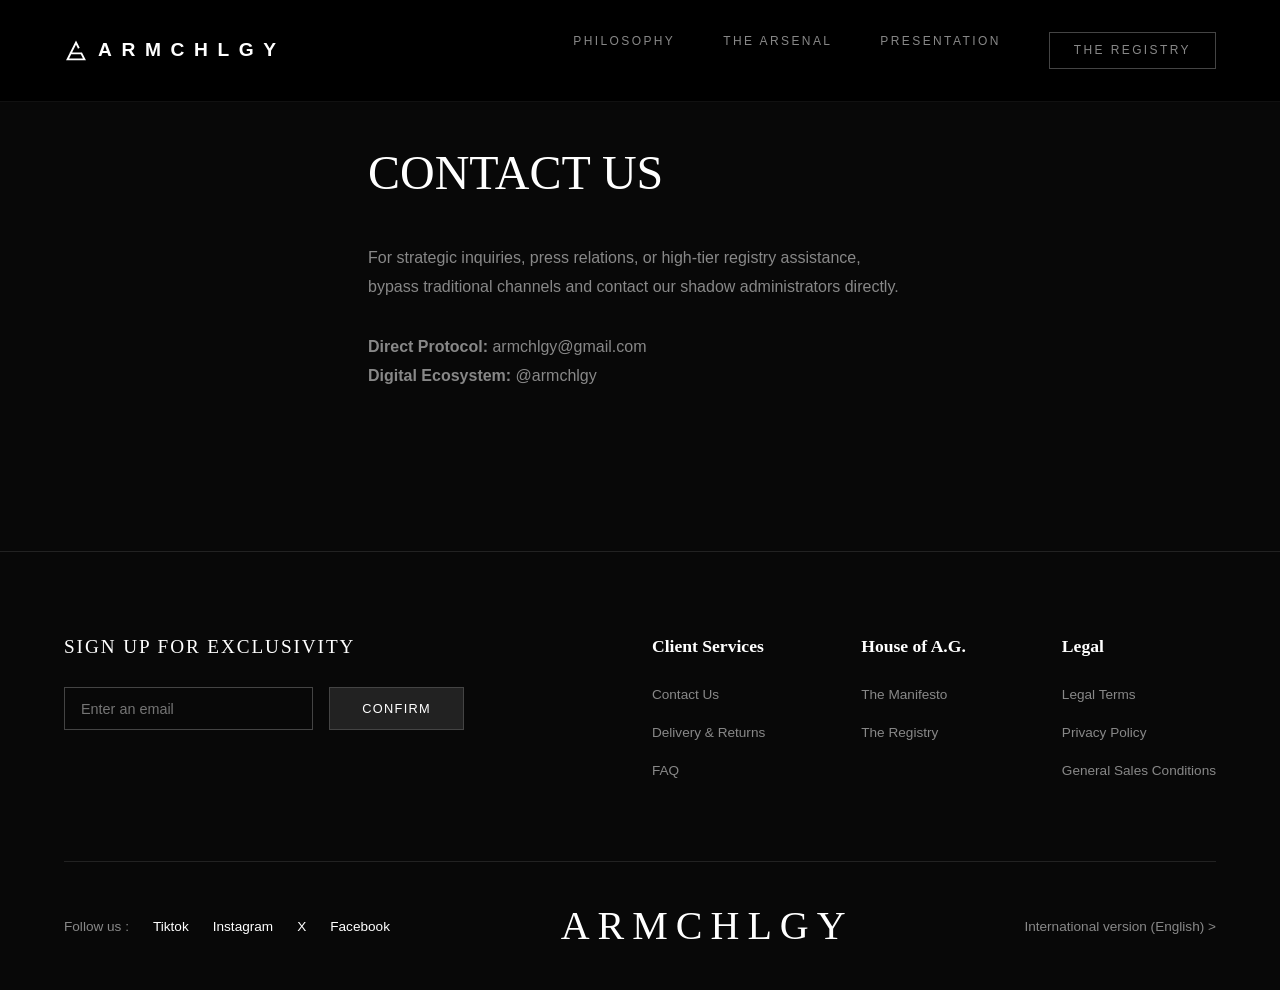
<file: contact.html>
<!DOCTYPE html>
<html lang="en">
<head>
    <meta charset="UTF-8">
    <meta name="viewport" content="width=device-width, initial-scale=1.0">
    <title>Contact Us | ARMCHLGY</title>
    <link rel="icon" type="image/svg+xml" href="favicon.svg">
    <link rel="stylesheet" href="style.css?v=7">
</head>
<body>
    <nav class="navbar">
        <div class="logo"><a href="index.html" style="color: inherit; text-decoration: none; display: flex; align-items: center; gap: 10px;"><img src="favicon.svg" alt="The Delta G" style="height: 24px;"> ARMCHLGY</a></div>
        <div class="nav-links">
            <a href="index.html">Philosophy</a>
            <a href="arsenal.html">The Arsenal</a>
            <a href="presentation.html">Presentation</a>
            <a href="registry.html" style="border: 1px solid #444; padding: 0.5rem 1.5rem;">The Registry</a>
        </div>
    </nav>
    <section class="editorial-section" style="padding-top: 15vh; max-width: 800px; margin: 0 auto; background: none; min-height: 50vh;">
        <h1 style="font-family: var(--font-heading); font-size: 3rem; margin-bottom: 2rem;">CONTACT US</h1>
        <p style="color: var(--text-secondary); line-height: 1.8;">For strategic inquiries, press relations, or high-tier registry assistance, bypass traditional channels and contact our shadow administrators directly.</p>
        <p style="color: var(--text-secondary); line-height: 1.8; margin-top: 2rem;"><strong>Direct Protocol:</strong> armchlgy@gmail.com<br><strong>Digital Ecosystem:</strong> @armchlgy</p>
    </section>
    <footer class="mega-footer">
        <div class="footer-top">
            <div class="footer-newsletter">
                <h4>SIGN UP FOR EXCLUSIVITY</h4>
                <form action="#mailchimp-integration-pending" method="POST" class="newsletter-form">
                    <input type="email" placeholder="Enter an email">
                    <button type="submit">Confirm</button>
                </form>
            </div>
            <div class="footer-links-grid">
                <div class="footer-col">
                    <h5>Client Services</h5>
                    <a href="contact.html">Contact Us</a>
                    <a href="delivery.html">Delivery & Returns</a>
                    <a href="faq.html">FAQ</a>
                </div>
                <div class="footer-col">
                    <h5>House of A.G.</h5>
                    <a href="index.html">The Manifesto</a>
                    <a href="registry.html">The Registry</a>
                </div>
                <div class="footer-col">
                    <h5>Legal</h5>
                    <a href="legal.html">Legal Terms</a>
                    <a href="privacy.html">Privacy Policy</a>
                    <a href="sales.html">General Sales Conditions</a>
                </div>
            </div>
        </div>
        <div class="footer-bottom">
            <div class="social-links">
                <span>Follow us :</span>
                <a href="https://tiktok.com/@armchlgy" target="_blank">Tiktok</a>
                <a href="https://instagram.com/armchlgy" target="_blank">Instagram</a>
                <a href="https://x.com/armchlgy" target="_blank">X</a>
                <a href="https://facebook.com/armchlgy" target="_blank">Facebook</a>
            </div>
            <div class="footer-logo">ARMCHLGY</div>
            <div class="footer-region"><span>International version (English) &gt;</span></div>
        </div>
    </footer>
</body>
</html>
</file>
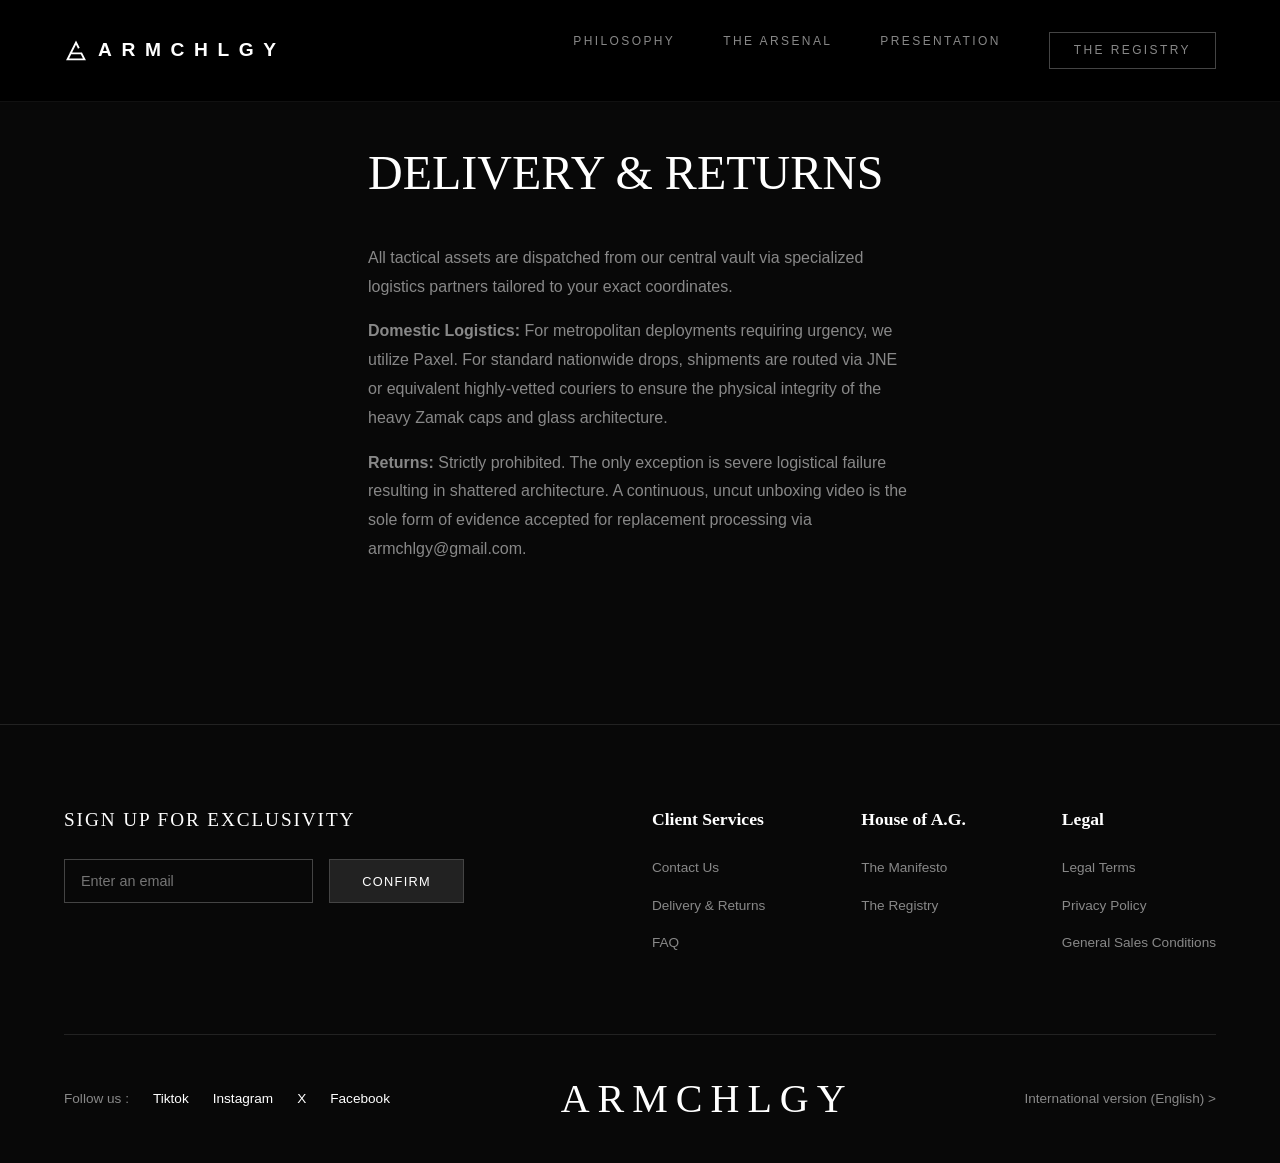
<file: delivery.html>
<!DOCTYPE html>
<html lang="en">
<head>
    <meta charset="UTF-8">
    <meta name="viewport" content="width=device-width, initial-scale=1.0">
    <title>Delivery & Returns | ARMCHLGY</title>
    <link rel="icon" type="image/svg+xml" href="favicon.svg">
    <link rel="stylesheet" href="style.css?v=7">
</head>
<body>
    <nav class="navbar">
        <div class="logo"><a href="index.html" style="color: inherit; text-decoration: none; display: flex; align-items: center; gap: 10px;"><img src="favicon.svg" alt="The Delta G" style="height: 24px;"> ARMCHLGY</a></div>
        <div class="nav-links">
            <a href="index.html">Philosophy</a>
            <a href="arsenal.html">The Arsenal</a>
            <a href="presentation.html">Presentation</a>
            <a href="registry.html" style="border: 1px solid #444; padding: 0.5rem 1.5rem;">The Registry</a>
        </div>
    </nav>
    <section class="editorial-section" style="padding-top: 15vh; max-width: 800px; margin: 0 auto; background: none; min-height: 50vh;">
        <h1 style="font-family: var(--font-heading); font-size: 3rem; margin-bottom: 2rem;">DELIVERY & RETURNS</h1>
        <p style="color: var(--text-secondary); line-height: 1.8;">All tactical assets are dispatched from our central vault via specialized logistics partners tailored to your exact coordinates.</p>
        <p style="color: var(--text-secondary); line-height: 1.8; margin-top: 1rem;"><strong>Domestic Logistics:</strong> For metropolitan deployments requiring urgency, we utilize Paxel. For standard nationwide drops, shipments are routed via JNE or equivalent highly-vetted couriers to ensure the physical integrity of the heavy Zamak caps and glass architecture.</p>
        <p style="color: var(--text-secondary); line-height: 1.8; margin-top: 1rem;"><strong>Returns:</strong> Strictly prohibited. The only exception is severe logistical failure resulting in shattered architecture. A continuous, uncut unboxing video is the sole form of evidence accepted for replacement processing via armchlgy@gmail.com.</p>
    </section>
    <footer class="mega-footer">
        <div class="footer-top">
            <div class="footer-newsletter">
                <h4>SIGN UP FOR EXCLUSIVITY</h4>
                <form action="#mailchimp-integration-pending" method="POST" class="newsletter-form">
                    <input type="email" placeholder="Enter an email">
                    <button type="submit">Confirm</button>
                </form>
            </div>
            <div class="footer-links-grid">
                <div class="footer-col">
                    <h5>Client Services</h5>
                    <a href="contact.html">Contact Us</a>
                    <a href="delivery.html">Delivery & Returns</a>
                    <a href="faq.html">FAQ</a>
                </div>
                <div class="footer-col">
                    <h5>House of A.G.</h5>
                    <a href="index.html">The Manifesto</a>
                    <a href="registry.html">The Registry</a>
                </div>
                <div class="footer-col">
                    <h5>Legal</h5>
                    <a href="legal.html">Legal Terms</a>
                    <a href="privacy.html">Privacy Policy</a>
                    <a href="sales.html">General Sales Conditions</a>
                </div>
            </div>
        </div>
        <div class="footer-bottom">
            <div class="social-links">
                <span>Follow us :</span>
                <a href="https://tiktok.com/@armchlgy" target="_blank">Tiktok</a>
                <a href="https://instagram.com/armchlgy" target="_blank">Instagram</a>
                <a href="https://x.com/armchlgy" target="_blank">X</a>
                <a href="https://facebook.com/armchlgy" target="_blank">Facebook</a>
            </div>
            <div class="footer-logo">ARMCHLGY</div>
            <div class="footer-region"><span>International version (English) &gt;</span></div>
        </div>
    </footer>
</body>
</html>
</file>
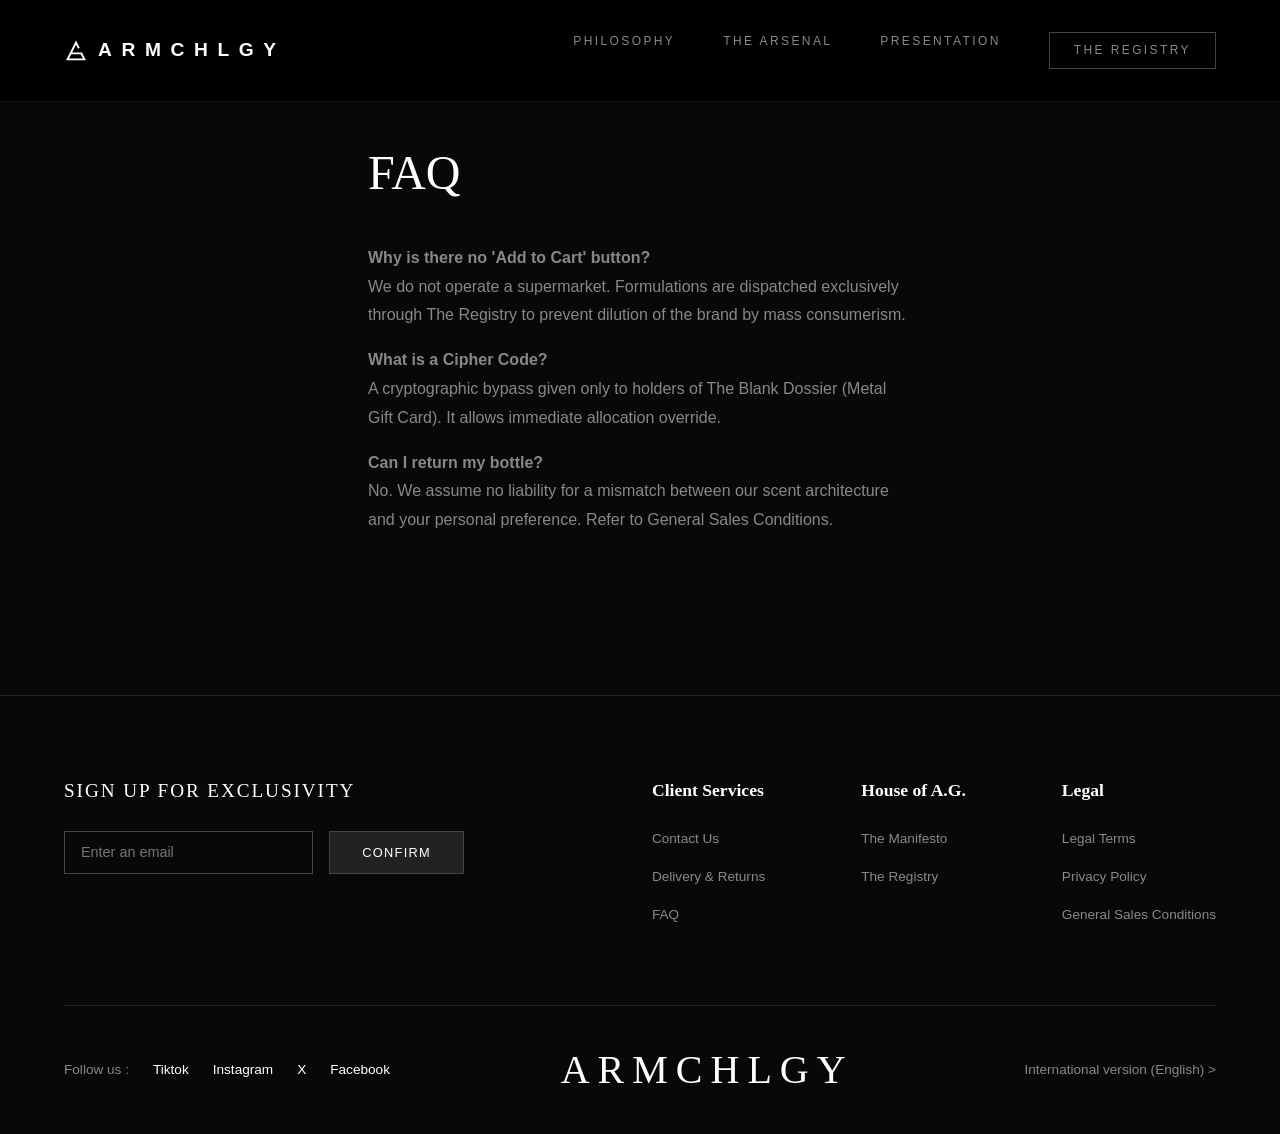
<file: faq.html>
<!DOCTYPE html>
<html lang="en">
<head>
    <meta charset="UTF-8">
    <meta name="viewport" content="width=device-width, initial-scale=1.0">
    <title>FAQ | ARMCHLGY</title>
    <link rel="icon" type="image/svg+xml" href="favicon.svg">
    <link rel="stylesheet" href="style.css?v=7">
</head>
<body>
    <nav class="navbar">
        <div class="logo"><a href="index.html" style="color: inherit; text-decoration: none; display: flex; align-items: center; gap: 10px;"><img src="favicon.svg" alt="The Delta G" style="height: 24px;"> ARMCHLGY</a></div>
        <div class="nav-links">
            <a href="index.html">Philosophy</a>
            <a href="arsenal.html">The Arsenal</a>
            <a href="presentation.html">Presentation</a>
            <a href="registry.html" style="border: 1px solid #444; padding: 0.5rem 1.5rem;">The Registry</a>
        </div>
    </nav>
    <section class="editorial-section" style="padding-top: 15vh; max-width: 800px; margin: 0 auto; background: none; min-height: 50vh;">
        <h1 style="font-family: var(--font-heading); font-size: 3rem; margin-bottom: 2rem;">FAQ</h1>
        <p style="color: var(--text-secondary); line-height: 1.8;"><strong>Why is there no 'Add to Cart' button?</strong><br>We do not operate a supermarket. Formulations are dispatched exclusively through The Registry to prevent dilution of the brand by mass consumerism.</p>
        <p style="color: var(--text-secondary); line-height: 1.8; margin-top: 1rem;"><strong>What is a Cipher Code?</strong><br>A cryptographic bypass given only to holders of The Blank Dossier (Metal Gift Card). It allows immediate allocation override.</p>
        <p style="color: var(--text-secondary); line-height: 1.8; margin-top: 1rem;"><strong>Can I return my bottle?</strong><br>No. We assume no liability for a mismatch between our scent architecture and your personal preference. Refer to General Sales Conditions.</p>
    </section>
    <footer class="mega-footer">
        <div class="footer-top">
            <div class="footer-newsletter">
                <h4>SIGN UP FOR EXCLUSIVITY</h4>
                <form action="#mailchimp-integration-pending" method="POST" class="newsletter-form">
                    <input type="email" placeholder="Enter an email">
                    <button type="submit">Confirm</button>
                </form>
            </div>
            <div class="footer-links-grid">
                <div class="footer-col">
                    <h5>Client Services</h5>
                    <a href="contact.html">Contact Us</a>
                    <a href="delivery.html">Delivery & Returns</a>
                    <a href="faq.html">FAQ</a>
                </div>
                <div class="footer-col">
                    <h5>House of A.G.</h5>
                    <a href="index.html">The Manifesto</a>
                    <a href="registry.html">The Registry</a>
                </div>
                <div class="footer-col">
                    <h5>Legal</h5>
                    <a href="legal.html">Legal Terms</a>
                    <a href="privacy.html">Privacy Policy</a>
                    <a href="sales.html">General Sales Conditions</a>
                </div>
            </div>
        </div>
        <div class="footer-bottom">
            <div class="social-links">
                <span>Follow us :</span>
                <a href="https://tiktok.com/@armchlgy" target="_blank">Tiktok</a>
                <a href="https://instagram.com/armchlgy" target="_blank">Instagram</a>
                <a href="https://x.com/armchlgy" target="_blank">X</a>
                <a href="https://facebook.com/armchlgy" target="_blank">Facebook</a>
            </div>
            <div class="footer-logo">ARMCHLGY</div>
            <div class="footer-region"><span>International version (English) &gt;</span></div>
        </div>
    </footer>
</body>
</html>
</file>
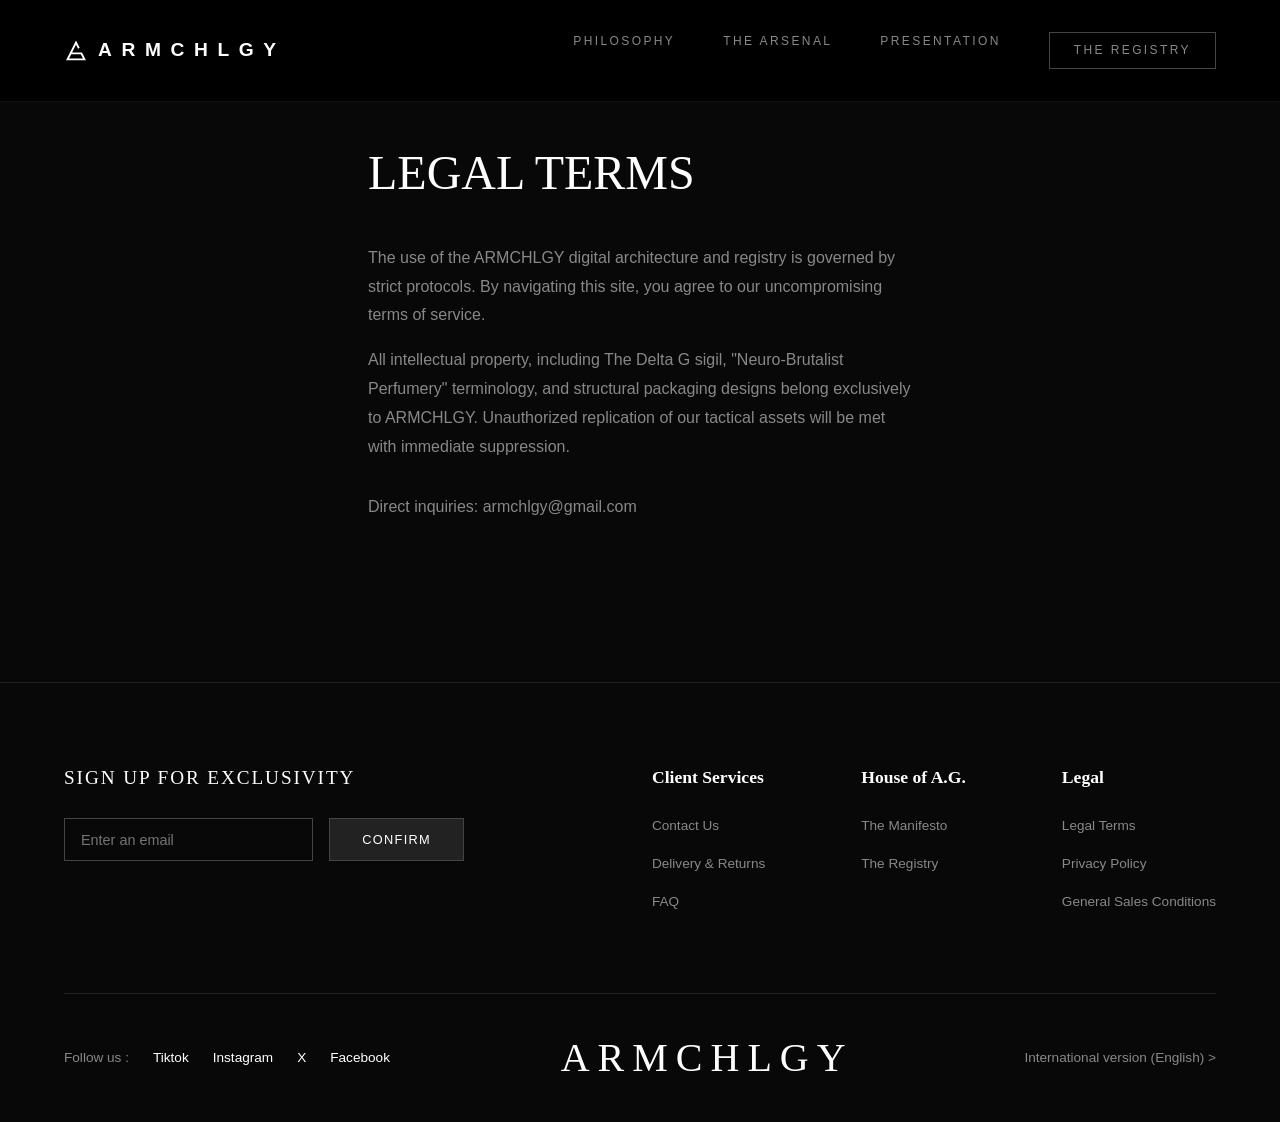
<file: legal.html>
<!DOCTYPE html>
<html lang="en">
<head>
    <meta charset="UTF-8">
    <meta name="viewport" content="width=device-width, initial-scale=1.0">
    <title>Legal Terms | ARMCHLGY</title>
    <link rel="icon" type="image/svg+xml" href="favicon.svg">
    <link rel="stylesheet" href="style.css?v=7">
</head>
<body>
    <nav class="navbar">
        <div class="logo"><a href="index.html" style="color: inherit; text-decoration: none; display: flex; align-items: center; gap: 10px;"><img src="favicon.svg" alt="The Delta G" style="height: 24px;"> ARMCHLGY</a></div>
        <div class="nav-links">
            <a href="index.html">Philosophy</a>
            <a href="arsenal.html">The Arsenal</a>
            <a href="presentation.html">Presentation</a>
            <a href="registry.html" style="border: 1px solid #444; padding: 0.5rem 1.5rem;">The Registry</a>
        </div>
    </nav>
    <section class="editorial-section" style="padding-top: 15vh; max-width: 800px; margin: 0 auto; background: none; min-height: 50vh;">
        <h1 style="font-family: var(--font-heading); font-size: 3rem; margin-bottom: 2rem;">LEGAL TERMS</h1>
        <p style="color: var(--text-secondary); line-height: 1.8;">The use of the ARMCHLGY digital architecture and registry is governed by strict protocols. By navigating this site, you agree to our uncompromising terms of service.</p>
        <p style="color: var(--text-secondary); line-height: 1.8; margin-top: 1rem;">All intellectual property, including The Delta G sigil, "Neuro-Brutalist Perfumery" terminology, and structural packaging designs belong exclusively to ARMCHLGY. Unauthorized replication of our tactical assets will be met with immediate suppression.</p>
        <p style="color: var(--text-secondary); line-height: 1.8; margin-top: 2rem;">Direct inquiries: armchlgy@gmail.com</p>
    </section>
    <footer class="mega-footer">
        <div class="footer-top">
            <div class="footer-newsletter">
                <h4>SIGN UP FOR EXCLUSIVITY</h4>
                <form action="#mailchimp-integration-pending" method="POST" class="newsletter-form">
                    <input type="email" placeholder="Enter an email">
                    <button type="submit">Confirm</button>
                </form>
            </div>
            <div class="footer-links-grid">
                <div class="footer-col">
                    <h5>Client Services</h5>
                    <a href="contact.html">Contact Us</a>
                    <a href="delivery.html">Delivery & Returns</a>
                    <a href="faq.html">FAQ</a>
                </div>
                <div class="footer-col">
                    <h5>House of A.G.</h5>
                    <a href="index.html">The Manifesto</a>
                    <a href="registry.html">The Registry</a>
                </div>
                <div class="footer-col">
                    <h5>Legal</h5>
                    <a href="legal.html">Legal Terms</a>
                    <a href="privacy.html">Privacy Policy</a>
                    <a href="sales.html">General Sales Conditions</a>
                </div>
            </div>
        </div>
        <div class="footer-bottom">
            <div class="social-links">
                <span>Follow us :</span>
                <a href="https://tiktok.com/@armchlgy" target="_blank">Tiktok</a>
                <a href="https://instagram.com/armchlgy" target="_blank">Instagram</a>
                <a href="https://x.com/armchlgy" target="_blank">X</a>
                <a href="https://facebook.com/armchlgy" target="_blank">Facebook</a>
            </div>
            <div class="footer-logo">ARMCHLGY</div>
            <div class="footer-region"><span>International version (English) &gt;</span></div>
        </div>
    </footer>
</body>
</html>
</file>
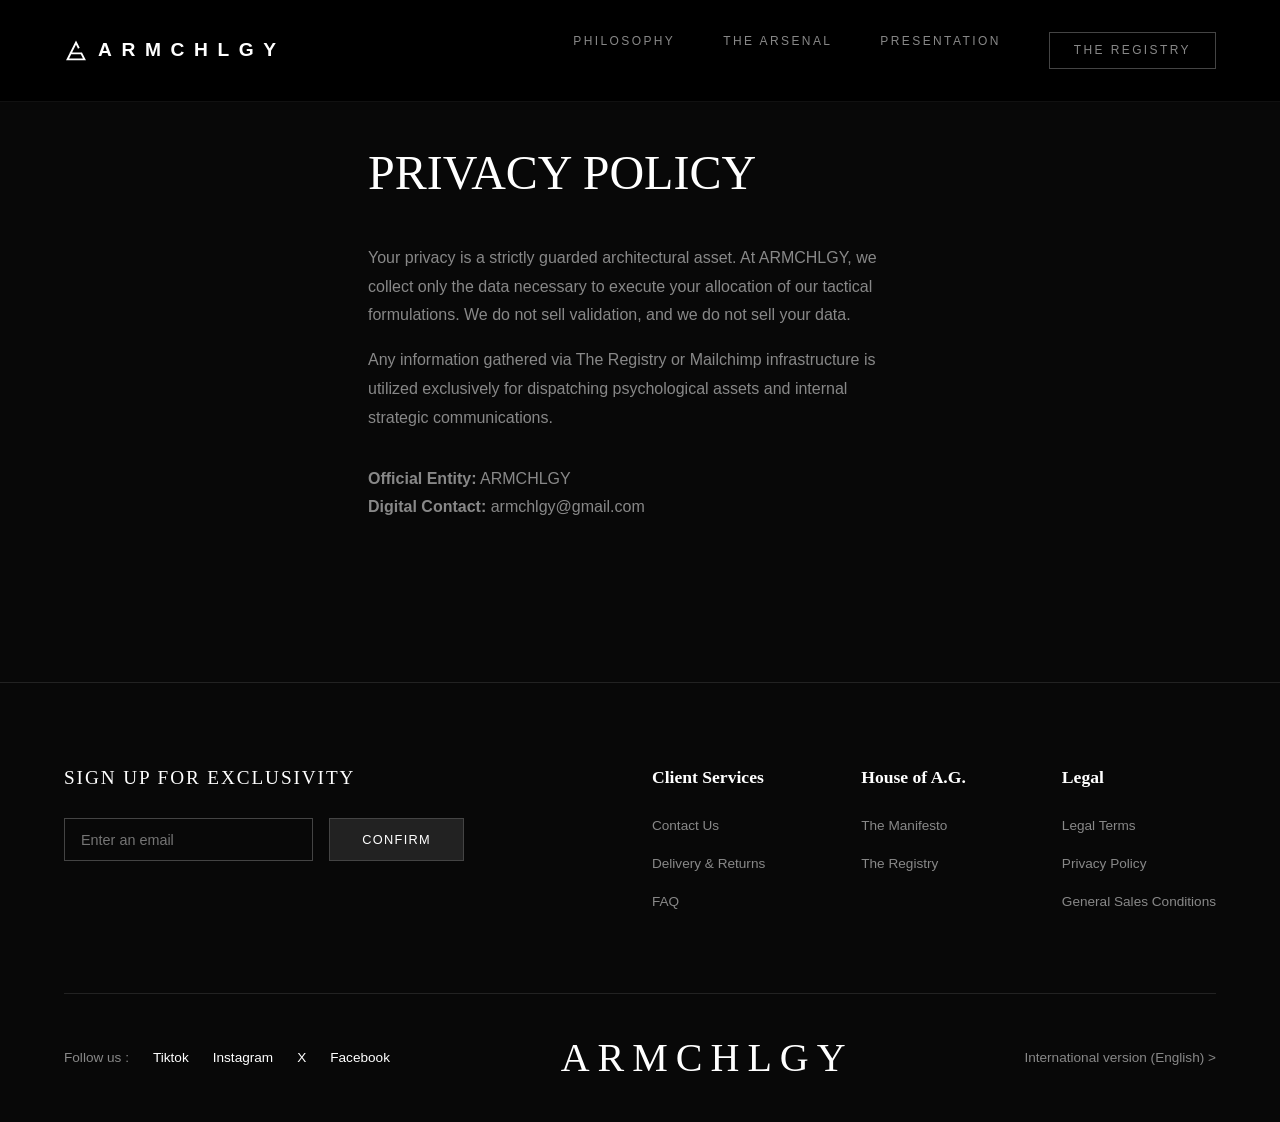
<file: privacy.html>
<!DOCTYPE html>
<html lang="en">
<head>
    <meta charset="UTF-8">
    <meta name="viewport" content="width=device-width, initial-scale=1.0">
    <title>Privacy Policy | ARMCHLGY</title>
    <link rel="icon" type="image/svg+xml" href="favicon.svg">
    <link rel="stylesheet" href="style.css?v=7">
</head>
<body>
    <nav class="navbar">
        <div class="logo"><a href="index.html" style="color: inherit; text-decoration: none; display: flex; align-items: center; gap: 10px;"><img src="favicon.svg" alt="The Delta G" style="height: 24px;"> ARMCHLGY</a></div>
        <div class="nav-links">
            <a href="index.html">Philosophy</a>
            <a href="arsenal.html">The Arsenal</a>
            <a href="presentation.html">Presentation</a>
            <a href="registry.html" style="border: 1px solid #444; padding: 0.5rem 1.5rem;">The Registry</a>
        </div>
    </nav>
    <section class="editorial-section" style="padding-top: 15vh; max-width: 800px; margin: 0 auto; background: none; min-height: 50vh;">
        <h1 style="font-family: var(--font-heading); font-size: 3rem; margin-bottom: 2rem;">PRIVACY POLICY</h1>
        <p style="color: var(--text-secondary); line-height: 1.8;">Your privacy is a strictly guarded architectural asset. At ARMCHLGY, we collect only the data necessary to execute your allocation of our tactical formulations. We do not sell validation, and we do not sell your data.</p>
        <p style="color: var(--text-secondary); line-height: 1.8; margin-top: 1rem;">Any information gathered via The Registry or Mailchimp infrastructure is utilized exclusively for dispatching psychological assets and internal strategic communications.</p>
        <p style="color: var(--text-secondary); line-height: 1.8; margin-top: 2rem;"><strong>Official Entity:</strong> ARMCHLGY<br><strong>Digital Contact:</strong> armchlgy@gmail.com</p>
    </section>
    <footer class="mega-footer">
        <div class="footer-top">
            <div class="footer-newsletter">
                <h4>SIGN UP FOR EXCLUSIVITY</h4>
                <form action="#mailchimp-integration-pending" method="POST" class="newsletter-form">
                    <input type="email" placeholder="Enter an email">
                    <button type="submit">Confirm</button>
                </form>
            </div>
            <div class="footer-links-grid">
                <div class="footer-col">
                    <h5>Client Services</h5>
                    <a href="contact.html">Contact Us</a>
                    <a href="delivery.html">Delivery & Returns</a>
                    <a href="faq.html">FAQ</a>
                </div>
                <div class="footer-col">
                    <h5>House of A.G.</h5>
                    <a href="index.html">The Manifesto</a>
                    <a href="registry.html">The Registry</a>
                </div>
                <div class="footer-col">
                    <h5>Legal</h5>
                    <a href="legal.html">Legal Terms</a>
                    <a href="privacy.html">Privacy Policy</a>
                    <a href="sales.html">General Sales Conditions</a>
                </div>
            </div>
        </div>
        <div class="footer-bottom">
            <div class="social-links">
                <span>Follow us :</span>
                <a href="https://tiktok.com/@armchlgy" target="_blank">Tiktok</a>
                <a href="https://instagram.com/armchlgy" target="_blank">Instagram</a>
                <a href="https://x.com/armchlgy" target="_blank">X</a>
                <a href="https://facebook.com/armchlgy" target="_blank">Facebook</a>
            </div>
            <div class="footer-logo">ARMCHLGY</div>
            <div class="footer-region"><span>International version (English) &gt;</span></div>
        </div>
    </footer>
</body>
</html>
</file>
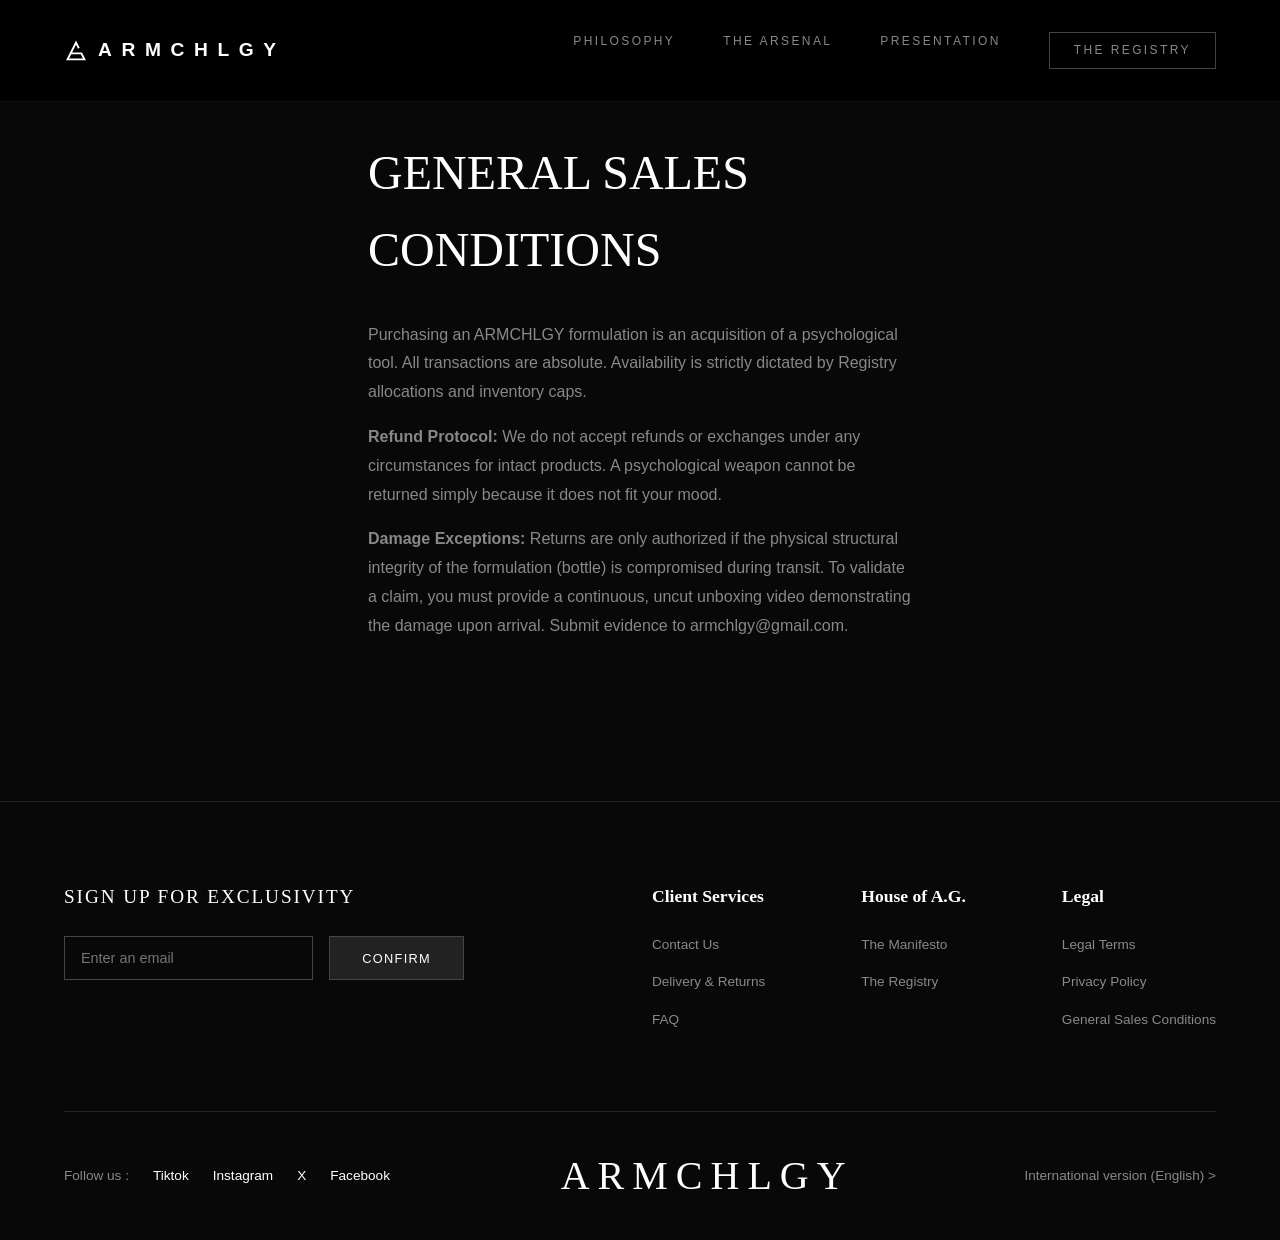
<file: sales.html>
<!DOCTYPE html>
<html lang="en">
<head>
    <meta charset="UTF-8">
    <meta name="viewport" content="width=device-width, initial-scale=1.0">
    <title>General Sales Conditions | ARMCHLGY</title>
    <link rel="icon" type="image/svg+xml" href="favicon.svg">
    <link rel="stylesheet" href="style.css?v=7">
</head>
<body>
    <nav class="navbar">
        <div class="logo"><a href="index.html" style="color: inherit; text-decoration: none; display: flex; align-items: center; gap: 10px;"><img src="favicon.svg" alt="The Delta G" style="height: 24px;"> ARMCHLGY</a></div>
        <div class="nav-links">
            <a href="index.html">Philosophy</a>
            <a href="arsenal.html">The Arsenal</a>
            <a href="presentation.html">Presentation</a>
            <a href="registry.html" style="border: 1px solid #444; padding: 0.5rem 1.5rem;">The Registry</a>
        </div>
    </nav>
    <section class="editorial-section" style="padding-top: 15vh; max-width: 800px; margin: 0 auto; background: none; min-height: 50vh;">
        <h1 style="font-family: var(--font-heading); font-size: 3rem; margin-bottom: 2rem;">GENERAL SALES CONDITIONS</h1>
        <p style="color: var(--text-secondary); line-height: 1.8;">Purchasing an ARMCHLGY formulation is an acquisition of a psychological tool. All transactions are absolute. Availability is strictly dictated by Registry allocations and inventory caps.</p>
        <p style="color: var(--text-secondary); line-height: 1.8; margin-top: 1rem;"><strong>Refund Protocol:</strong> We do not accept refunds or exchanges under any circumstances for intact products. A psychological weapon cannot be returned simply because it does not fit your mood.</p>
        <p style="color: var(--text-secondary); line-height: 1.8; margin-top: 1rem;"><strong>Damage Exceptions:</strong> Returns are only authorized if the physical structural integrity of the formulation (bottle) is compromised during transit. To validate a claim, you must provide a continuous, uncut unboxing video demonstrating the damage upon arrival. Submit evidence to armchlgy@gmail.com.</p>
    </section>
    <footer class="mega-footer">
        <div class="footer-top">
            <div class="footer-newsletter">
                <h4>SIGN UP FOR EXCLUSIVITY</h4>
                <form action="#mailchimp-integration-pending" method="POST" class="newsletter-form">
                    <input type="email" placeholder="Enter an email">
                    <button type="submit">Confirm</button>
                </form>
            </div>
            <div class="footer-links-grid">
                <div class="footer-col">
                    <h5>Client Services</h5>
                    <a href="contact.html">Contact Us</a>
                    <a href="delivery.html">Delivery & Returns</a>
                    <a href="faq.html">FAQ</a>
                </div>
                <div class="footer-col">
                    <h5>House of A.G.</h5>
                    <a href="index.html">The Manifesto</a>
                    <a href="registry.html">The Registry</a>
                </div>
                <div class="footer-col">
                    <h5>Legal</h5>
                    <a href="legal.html">Legal Terms</a>
                    <a href="privacy.html">Privacy Policy</a>
                    <a href="sales.html">General Sales Conditions</a>
                </div>
            </div>
        </div>
        <div class="footer-bottom">
            <div class="social-links">
                <span>Follow us :</span>
                <a href="https://tiktok.com/@armchlgy" target="_blank">Tiktok</a>
                <a href="https://instagram.com/armchlgy" target="_blank">Instagram</a>
                <a href="https://x.com/armchlgy" target="_blank">X</a>
                <a href="https://facebook.com/armchlgy" target="_blank">Facebook</a>
            </div>
            <div class="footer-logo">ARMCHLGY</div>
            <div class="footer-region"><span>International version (English) &gt;</span></div>
        </div>
    </footer>
</body>
</html>
</file>
<file: style.css>
/* BASE SETUP */
:root {
    --void: #080808;
    --surface: #111111;
    --text-primary: #ffffff;
    --text-secondary: #888888;
    --accent: #aaaaaa;
    --font-heading: 'Playfair Display', serif;
    --font-body: 'Inter', sans-serif;
}

* {
    margin: 0;
    padding: 0;
    box-sizing: border-box;
}

body {
    background-color: var(--void);
    color: var(--text-primary);
    font-family: var(--font-body);
    line-height: 1.6;
    -webkit-font-smoothing: antialiased;
}

/* TYPOGRAPHY */
h1, h2, h3, h4 {
    font-family: var(--font-heading);
    font-weight: 400;
}

h2.section-title {
    font-size: clamp(3rem, 6vw, 5rem);
    text-align: center;
    letter-spacing: 0.05em;
    margin-bottom: 4rem;
}

h3.product-title {
    font-size: 2.5rem;
    letter-spacing: 0.1em;
    margin-bottom: 0.5rem;
    text-transform: uppercase;
}

.product-tagline {
    font-style: italic;
    color: var(--text-secondary);
    font-size: 1.1rem;
    margin-bottom: 2rem;
}

/* NAVIGATION (DIOR STYLE: Clean, Sticky, Minimal) */
.navbar {
    position: fixed;
    top: 0; width: 100%;
    display: flex;
    justify-content: space-between;
    align-items: center;
    padding: 2rem 4rem;
    background: rgba(0, 0, 0, 0.9);
    backdrop-filter: blur(10px);
    z-index: 100;
    border-bottom: 1px solid #111;
}

.logo a {
    font-size: 1.2rem;
    letter-spacing: 0.5em;
    font-weight: 600;
    text-transform: uppercase;
}

.nav-links {
    display: flex;
    gap: 3rem;
}

.nav-links a {
    color: var(--text-secondary);
    text-decoration: none;
    font-size: 0.75rem;
    letter-spacing: 0.2em;
    text-transform: uppercase;
    transition: color 0.4s ease;
}

.nav-links a:hover {
    color: var(--text-primary);
}

/* PRODUCT BLOCKS (DIOR STYLE: Massive Imagery, Centered Elegance) */
.arsenal-section {
    padding-top: 15vh;
}

.product-block {
    display: flex;
    flex-direction: column;
    align-items: center;
    margin-bottom: 15vh;
    padding: 0 5%;
}

.product-gallery {
    width: 100%;
    max-width: 1200px;
    margin-bottom: 3rem;
}

.main-image {
    width: 100%;
    height: 70vh;
    overflow: hidden;
    margin-bottom: 1rem;
    position: relative;
}

.main-image img {
    width: 100%;
    height: 100%;
    object-fit: cover;
    object-position: center;
    transition: transform 1s ease;
}

.main-image:hover img {
    transform: scale(1.03);
}

.thumbnail-row {
    display: flex;
    justify-content: center;
    gap: 1.5rem;
}

.thumb {
    width: 60px;
    height: 60px;
    object-fit: cover;
    cursor: pointer;
    opacity: 0.4;
    transition: all 0.3s ease;
    border: 1px solid transparent;
}

.thumb:hover, .thumb.active {
    opacity: 1;
    border-color: #444;
}

.product-info {
    max-width: 800px;
    text-align: center;
}

.hook-text {
    font-size: 1rem;
    color: var(--text-secondary);
    margin-bottom: 3rem;
    line-height: 1.8;
}

/* ACCORDION (Hidden Dossier) */
.accordion-btn {
    background: transparent;
    border: 1px solid #333;
    color: var(--text-primary);
    padding: 1rem 3rem;
    font-size: 0.8rem;
    letter-spacing: 0.2em;
    text-transform: uppercase;
    cursor: pointer;
    transition: all 0.3s ease;
    margin-bottom: 2rem;
}

.accordion-btn:hover {
    background: #111;
    border-color: #666;
}

.accordion-content {
    max-height: 0;
    overflow: hidden;
    transition: max-height 0.6s cubic-bezier(0.4, 0, 0.2, 1);
    text-align: left;
    border-top: 1px solid #222;
}

.accordion-content.open {
    padding-top: 3rem;
    padding-bottom: 3rem;
}

.info-heading {
    font-size: 1rem;
    letter-spacing: 0.15em;
    margin-bottom: 1.5rem;
    margin-top: 2rem;
    color: var(--text-primary);
    text-transform: uppercase;
}

.info-text {
    color: var(--text-secondary);
    font-size: 0.95rem;
    margin-bottom: 2rem;
}

.pyramid-list, .performance-list {
    list-style: none;
    color: var(--text-secondary);
    font-size: 0.95rem;
}

.pyramid-list li, .performance-list li {
    margin-bottom: 1rem;
    padding-bottom: 1rem;
    border-bottom: 1px solid #1a1a1a;
}

.pyramid-list strong, .performance-list span {
    color: var(--text-primary);
    display: block;
    margin-bottom: 0.3rem;
    font-family: var(--font-heading);
    font-size: 1.1rem;
    letter-spacing: 0.05em;
}

.perception-quote {
    margin-top: 3rem;
    padding: 2rem;
    background: var(--surface);
    font-family: var(--font-heading);
    font-style: italic;
    font-size: 1.2rem;
    border-left: 2px solid #444;
}

.perception-quote span {
    display: block;
    margin-top: 1rem;
    font-family: var(--font-body);
    font-size: 0.7rem;
    letter-spacing: 0.2em;
    text-transform: uppercase;
    color: #666;
}

/* MEGA FOOTER (DIOR AESTHETIC) */
.mega-footer {
    background: var(--void);
    border-top: 1px solid #222;
    padding: 5rem 4rem 2rem 4rem;
    font-family: var(--font-body);
}

.footer-top {
    display: flex;
    justify-content: space-between;
    gap: 4rem;
    margin-bottom: 5rem;
}

.footer-newsletter {
    flex: 1;
    max-width: 400px;
}

.footer-newsletter h4 {
    font-family: var(--font-heading);
    font-size: 1.2rem;
    letter-spacing: 0.1em;
    margin-bottom: 1.5rem;
    text-transform: uppercase;
}

.newsletter-form {
    display: flex;
    gap: 1rem;
}

.newsletter-form input {
    flex: 1;
    background: transparent;
    border: 1px solid #444;
    padding: 0.8rem 1rem;
    color: var(--text-primary);
    font-size: 0.9rem;
    transition: border-color 0.3s ease;
}

.newsletter-form input:focus {
    outline: none;
    border-color: var(--text-primary);
}

.newsletter-form button {
    background: #222;
    color: var(--text-primary);
    border: 1px solid #444;
    padding: 0 2rem;
    cursor: pointer;
    text-transform: uppercase;
    font-size: 0.8rem;
    letter-spacing: 0.1em;
    transition: all 0.3s ease;
}

.newsletter-form button:hover {
    background: var(--text-primary);
    color: var(--void);
}

.footer-links-grid {
    display: flex;
    gap: 6rem;
}

.footer-col {
    display: flex;
    flex-direction: column;
    gap: 1rem;
}

.footer-col h5 {
    font-family: var(--font-heading);
    font-size: 1.1rem;
    color: var(--text-primary);
    margin-bottom: 0.5rem;
}

.footer-col a {
    color: var(--text-secondary);
    text-decoration: none;
    font-size: 0.85rem;
    transition: color 0.3s ease;
}

.footer-col a:hover {
    color: var(--text-primary);
}

.footer-bottom {
    display: flex;
    justify-content: space-between;
    align-items: center;
    border-top: 1px solid #222;
    padding-top: 2rem;
}

.social-links {
    display: flex;
    gap: 1.5rem;
    align-items: center;
    font-size: 0.85rem;
    color: var(--text-secondary);
}

.social-links a {
    color: var(--text-primary);
    text-decoration: none;
    text-transform: capitalize;
    transition: opacity 0.3s ease;
}

.social-links a:hover {
    opacity: 0.7;
}

.footer-logo {
    font-family: var(--font-heading);
    font-size: 2.5rem;
    letter-spacing: 0.2em;
    color: var(--text-primary);
}

.footer-region {
    font-size: 0.85rem;
    color: var(--text-secondary);
}

/* CATALOG GRID (ARSENAL HOME) */
.catalog-subtitle {
    text-align: center;
    color: var(--text-secondary);
    font-size: 1rem;
    margin-bottom: 5rem;
    font-style: italic;
    font-family: var(--font-heading);
}

.catalog-grid {
    display: grid;
    grid-template-columns: repeat(2, 1fr);
    gap: 4rem;
    max-width: 1400px;
    margin: 0 auto;
    padding: 0 4rem;
}

.catalog-item {
    text-decoration: none;
    color: inherit;
    text-align: center;
    transition: transform 0.4s ease;
}

.catalog-item:hover {
    transform: translateY(-10px);
}

.catalog-img-wrapper {
    width: 100%;
    aspect-ratio: 3/4;
    overflow: hidden;
    margin-bottom: 2rem;
    background: var(--surface);
}

.catalog-img-wrapper img {
    width: 100%;
    height: 100%;
    object-fit: cover;
    transition: transform 1.5s ease;
}

.catalog-item:hover .catalog-img-wrapper img {
    transform: scale(1.05);
}

.catalog-title {
    font-size: 1.5rem;
    letter-spacing: 0.2em;
    margin-bottom: 0.5rem;
}

.catalog-desc {
    color: var(--text-secondary);
    font-size: 0.9rem;
    font-style: italic;
    font-family: var(--font-heading);
}

/* SINGLE PRODUCT PAGE (SPLIT LAYOUT) */
.product-page-container {
    padding-top: 100px;
    min-height: 100vh;
}

.product-split {
    display: flex;
    flex-wrap: wrap;
}

.product-visuals {
    flex: 1;
    min-width: 50%;
    padding: 4rem;
    position: sticky;
    top: 100px;
    height: calc(100vh - 100px);
    display: flex;
    flex-direction: column;
    align-items: center;
}

.hero-product-img {
    width: 100%;
    height: 70vh;
    object-fit: cover;
    margin-bottom: 2rem;
}

.thumbnail-row-left {
    display: flex;
    gap: 1rem;
}

.product-dossier {
    flex: 1;
    min-width: 50%;
    padding: 6rem 8rem 6rem 4rem;
    border-left: 1px solid #1a1a1a;
}

.product-title-large {
    font-size: 3.5rem;
    font-family: var(--font-heading);
    letter-spacing: 0.1em;
    margin-bottom: 1rem;
    line-height: 1.1;
}

.product-tagline-large {
    font-family: var(--font-heading);
    font-style: italic;
    color: var(--text-secondary);
    font-size: 1.5rem;
    margin-bottom: 3rem;
}

.hook-text-large {
    font-size: 1.1rem;
    line-height: 1.9;
    color: #cccccc;
    margin-bottom: 4rem;
}

.btn-purchase {
    display: inline-block;
    padding: 1.2rem 4rem;
    background: transparent;
    color: var(--text-primary);
    border: 1px solid var(--text-primary);
    text-decoration: none;
    font-size: 0.8rem;
    letter-spacing: 0.3em;
    text-transform: uppercase;
    transition: all 0.3s ease;
    margin-bottom: 5rem;
}

.btn-purchase:hover {
    background: var(--text-primary);
    color: var(--void);
}

.dossier-details {
    border-top: 1px solid #222;
    padding-top: 4rem;
}

@media (max-width: 1024px) {
    .product-split { flex-direction: column; }
    .product-visuals { position: relative; height: auto; padding: 2rem; }
    .product-dossier { padding: 3rem 2rem; border-left: none; }
    .catalog-grid { grid-template-columns: 1fr; padding: 0 2rem; }
}

/* HOMEPAGE (PHILOSOPHY) DIOR STYLE */
.home-hero {
    position: relative;
    width: 100vw;
    height: 100vh;
    overflow: hidden;
    background:
        radial-gradient(ellipse at 30% 50%, #1a1a1a 0%, transparent 60%),
        radial-gradient(ellipse at 70% 20%, #0d0d0d 0%, transparent 50%),
        linear-gradient(160deg, #0a0a0a 0%, #111111 40%, #080808 100%);
}

.home-hero-bg {
    width: 100%;
    height: 100%;
    object-fit: cover;
    opacity: 0.6;
    display: none;
}

.home-hero-overlay {
    position: absolute;
    top: 50%;
    left: 50%;
    transform: translate(-50%, -50%);
    text-align: center;
    width: 100%;
    padding: 0 2rem;
}

.hero-title-main {
    font-family: var(--font-heading);
    font-size: clamp(3rem, 8vw, 6rem);
    line-height: 1.1;
    margin-bottom: 2rem;
    letter-spacing: 0.05em;
    color: var(--text-primary);
    text-shadow: 0 2px 40px rgba(0,0,0,0.8);
}

.hero-subtitle-main {
    font-family: var(--font-body);
    font-size: 1.2rem;
    color: var(--text-secondary);
    letter-spacing: 0.2em;
    text-transform: uppercase;
}

.editorial-section {
    padding: 10rem 10vw;
    background: var(--void);
}

.editorial-title {
    font-size: clamp(1.2rem, 4vw, 2.5rem);
    text-align: center;
    letter-spacing: 0.3em;
    margin-bottom: 3rem;
    word-break: break-word;
    overflow-wrap: break-word;
    padding: 0 1rem;
}

.editorial-lead {
    font-family: var(--font-heading);
    font-size: 2rem;
    line-height: 1.6;
    text-align: center;
    max-width: 900px;
    margin: 0 auto 10rem auto;
    color: var(--text-secondary);
    font-style: italic;
}

.editorial-grid {
    display: flex;
    justify-content: space-between;
    gap: 4rem;
    margin-bottom: 10rem;
}

.editorial-block {
    flex: 1;
    display: flex;
    flex-direction: column;
}

.editorial-block img {
    width: 100%;
    height: auto;
    object-fit: cover;
    margin-bottom: 2rem;
}

.editorial-block h3 {
    font-size: 2rem;
    margin-bottom: 1rem;
    letter-spacing: 0.1em;
}

.editorial-block p {
    color: var(--text-secondary);
    font-size: 1rem;
    line-height: 1.8;
}

.editorial-manifesto {
    text-align: center;
    padding: 5rem 0;
    border-top: 1px solid #222;
    border-bottom: 1px solid #222;
}

.editorial-manifesto h2 {
    font-size: clamp(2rem, 4vw, 3.5rem);
    line-height: 1.4;
    color: var(--text-primary);
    font-style: italic;
}

/* REGISTRY (DIOR FORM AESTHETIC) */
.registry-section {
    padding: 20vh 2rem 10vh 2rem;
    display: flex;
    justify-content: center;
    background: var(--void);
}

.registry-container {
    max-width: 700px;
    width: 100%;
}

.registry-title {
    font-size: 3rem;
    font-family: var(--font-heading);
    letter-spacing: 0.3em;
    text-align: center;
    margin-bottom: 1rem;
}

.registry-subtitle {
    text-align: center;
    color: var(--text-secondary);
    font-style: italic;
    font-family: var(--font-heading);
    margin-bottom: 4rem;
    font-size: 1.1rem;
}

.registry-form {
    display: flex;
    flex-direction: column;
    gap: 3rem;
}

.form-group {
    display: flex;
    flex-direction: column;
}

.form-group label {
    font-size: 0.7rem;
    letter-spacing: 0.2em;
    text-transform: uppercase;
    color: var(--text-secondary);
    margin-bottom: 0.5rem;
}

.form-group input, .form-group textarea {
    background: transparent;
    border: none;
    border-bottom: 1px solid #333;
    color: var(--text-primary);
    font-family: var(--font-body);
    font-size: 1.1rem;
    padding: 0.5rem 0;
    transition: border-color 0.3s ease;
}

.form-group input:focus, .form-group textarea:focus {
    outline: none;
    border-bottom-color: var(--text-primary);
}

.btn-submit-registry {
    background: #ffffff;
    color: #000000;
    border: none;
    padding: 1.5rem;
    font-family: var(--font-body);
    font-size: 0.9rem;
    letter-spacing: 0.3em;
    text-transform: uppercase;
    cursor: pointer;
    margin-top: 2rem;
    transition: background 0.3s ease;
}

.btn-submit-registry:hover {
    background: #cccccc;
}

.hidden { display: none; }
.confirmation-message {
    margin-top: 3rem;
    padding: 2rem;
    border: 1px solid #333;
    text-align: center;
    font-style: italic;
    color: var(--text-secondary);
}

/* ==========================================================================
   MOBILE RESPONSIVE ARCHITECTURE (DIOR-ESQUE)
   ========================================================================== */
@media (max-width: 768px) {
    /* Navbar Optimization */
    .navbar {
        padding: 0.8rem;
        flex-direction: column;
        gap: 0.5rem;
    }
    .nav-links {
        gap: 0.8rem;
        flex-wrap: wrap;
        justify-content: center;
        font-size: 0.65rem;
    }
    
    /* Hero Title Shift */
    .home-hero-overlay {
        top: 60%;
    }
    
    /* Typography Scaling */
    h2.section-title { font-size: 2.5rem; margin-bottom: 2rem; }
    h3.product-title { font-size: 1.8rem; }
    .product-tagline { font-size: 0.95rem; }
    .editorial-lead { font-size: 1.3rem; margin-bottom: 4rem; }
    .hero-title-main { font-size: 2.5rem; }
    
    /* Grids & Layouts */
    .catalog-grid {
        grid-template-columns: 1fr;
        padding: 0 1rem;
        gap: 3rem;
    }
    .editorial-grid {
        flex-direction: column;
        gap: 3rem;
        margin-bottom: 5rem;
    }
    
    /* Mega Footer Collapse */
    .mega-footer {
        padding: 3rem 1.5rem 1.5rem 1.5rem;
    }
    .footer-top {
        flex-direction: column;
        gap: 3rem;
    }
    .footer-links-grid {
        flex-direction: column;
        gap: 2rem;
    }
    .footer-bottom {
        flex-direction: column;
        gap: 2rem;
        text-align: center;
    }
    .newsletter-form {
        flex-direction: column;
    }
    .social-links {
        justify-content: center;
        flex-wrap: wrap;
        margin-bottom: 1rem;
    }
    
    /* Product Detailed Split View */
    .product-page-container {
        padding-top: 150px;
    }
    .product-split {
        flex-direction: column;
        display: block;
    }
    .product-visuals {
        padding: 1rem;
        height: auto;
        position: relative;
        width: 100%;
        min-width: 100%;
        top: 0;
    }
    .hero-product-img {
        height: auto;
        max-height: 50vh;
        width: 100%;
        object-fit: contain;
    }
    .product-dossier {
        padding: 2rem 1.5rem;
        border-left: none;
        border-top: 1px solid #1a1a1a;
        width: 100%;
        min-width: 100%;
    }
    .product-title-large {
        font-size: 2.2rem;
    }
    .product-tagline-large {
        font-size: 1.1rem;
        margin-bottom: 2rem;
    }
    .hook-text-large {
        font-size: 1rem;
    }
    
    /* Miscellaneous adjustments */
    .editorial-section {
        padding: 5rem 5vw;
    }
    .accordion-btn {
        width: 100%;
        padding: 1rem;
    }
}

/* ==========================================================================
   CINEMATIC UPGRADE v7 — Interactive & Motion Design
   ========================================================================== */

/* ── GLOBAL EASING TOKENS ──────────────────────────────────── */
:root {
    --ease-cinema: cubic-bezier(0.16, 1, 0.3, 1);
    --ease-spring: cubic-bezier(0.34, 1.56, 0.64, 1);
    --ease-out:    cubic-bezier(0.0,  0.0,  0.2, 1);
    --dur-fast: 0.3s;
    --dur-mid:  0.6s;
    --dur-slow: 1.0s;
}

/* ── CUSTOM CURSOR ─────────────────────────────────────────── */
.cursor-dot {
    position: fixed;
    width: 6px; height: 6px;
    background: #fff;
    border-radius: 50%;
    pointer-events: none;
    z-index: 99999;
    mix-blend-mode: difference;
    transition: opacity 0.3s ease;
    top: 0; left: 0;
    will-change: transform;
}

.cursor-outline {
    position: fixed;
    width: 32px; height: 32px;
    border: 1px solid rgba(255,255,255,0.45);
    border-radius: 50%;
    pointer-events: none;
    z-index: 99998;
    top: 0; left: 0;
    transition:
        width 0.35s var(--ease-cinema),
        height 0.35s var(--ease-cinema),
        border-color 0.35s ease,
        background 0.35s ease;
    will-change: transform;
}

.cursor-outline.cursor-hover {
    width: 56px; height: 56px;
    border-color: rgba(255,255,255,0.9);
    background: rgba(255,255,255,0.04);
}

@media (hover: none) {
    .cursor-dot,
    .cursor-outline { display: none !important; }
}

/* ── NAVBAR SCROLL STATE ───────────────────────────────────── */
.navbar {
    transition:
        background 0.5s ease,
        padding 0.6s var(--ease-cinema),
        border-bottom-color 0.5s ease;
}

.navbar.scrolled {
    background: rgba(4, 4, 4, 0.97) !important;
    padding: 1rem 4rem;
    border-bottom-color: #1a1a1a;
}

@media (max-width: 768px) {
    .navbar.scrolled { padding: 0.8rem; }
}

/* ── HERO CANVAS ───────────────────────────────────────────── */
#hero-canvas {
    position: absolute;
    inset: 0;
    width: 100%;
    height: 100%;
    pointer-events: none;
    opacity: 0.65;
    display: block;
}

/* ── HERO TEXT CINEMATIC REVEAL ────────────────────────────── */
@keyframes cinematicReveal {
    from {
        opacity: 0;
        transform: translateY(30px);
        filter: blur(10px);
    }
    to {
        opacity: 1;
        transform: translateY(0);
        filter: blur(0);
    }
}

.hero-title-main {
    animation: cinematicReveal 1.4s var(--ease-cinema) 2.8s both;
}

.hero-subtitle-main {
    animation: cinematicReveal 1.4s var(--ease-cinema) 3.2s both;
}

.hero-cta-wrapper {
    animation: cinematicReveal 1.4s var(--ease-cinema) 3.6s both;
    display: inline-block;
    margin-top: 3rem;
}

/* ── SCROLL INDICATOR ──────────────────────────────────────── */
.scroll-indicator {
    position: absolute;
    bottom: 2.5rem;
    left: 50%;
    transform: translateX(-50%);
    display: flex;
    flex-direction: column;
    align-items: center;
    gap: 0.6rem;
    opacity: 0;
    animation: fadeInIndicator 1s ease 4.2s forwards;
    pointer-events: none;
    z-index: 5;
}

.scroll-indicator-line {
    width: 1px;
    height: 50px;
    background: linear-gradient(transparent, rgba(255,255,255,0.5));
    animation: scrollPulse 2.2s ease-in-out 4.2s infinite;
    transform-origin: top;
}

.scroll-indicator-text {
    font-size: 0.58rem;
    letter-spacing: 0.45em;
    color: rgba(255,255,255,0.3);
    text-transform: uppercase;
    font-family: var(--font-body);
}

@keyframes scrollPulse {
    0%, 100% { transform: scaleY(1);   opacity: 0.5; }
    50%       { transform: scaleY(0.6); opacity: 1;   }
}

@keyframes fadeInIndicator {
    to { opacity: 1; }
}

/* ── SCROLL REVEAL SYSTEM ──────────────────────────────────── */
.reveal { opacity: 0; transform: translateY(40px); transition: opacity var(--dur-slow) var(--ease-cinema), transform var(--dur-slow) var(--ease-cinema); }
.reveal.in-view { opacity: 1; transform: translateY(0); }

.reveal-up { opacity: 0; transform: translateY(55px); transition: opacity var(--dur-slow) var(--ease-cinema), transform var(--dur-slow) var(--ease-cinema); }
.reveal-up.in-view { opacity: 1; transform: translateY(0); }

.reveal-left { opacity: 0; transform: translateX(-45px); transition: opacity var(--dur-slow) var(--ease-cinema), transform var(--dur-slow) var(--ease-cinema); }
.reveal-left.in-view { opacity: 1; transform: translateX(0); }

.reveal-right { opacity: 0; transform: translateX(45px); transition: opacity var(--dur-slow) var(--ease-cinema), transform var(--dur-slow) var(--ease-cinema); }
.reveal-right.in-view { opacity: 1; transform: translateX(0); }

.reveal-scale { opacity: 0; transform: scale(0.91); transition: opacity var(--dur-slow) var(--ease-cinema), transform var(--dur-slow) var(--ease-cinema); }
.reveal-scale.in-view { opacity: 1; transform: scale(1); }

.delay-1 { transition-delay: 0.10s !important; }
.delay-2 { transition-delay: 0.20s !important; }
.delay-3 { transition-delay: 0.30s !important; }
.delay-4 { transition-delay: 0.45s !important; }
.delay-5 { transition-delay: 0.60s !important; }

/* ── WIPE-IN LINE ──────────────────────────────────────────── */
.wipe-line { height: 1px; background: #222; transform: scaleX(0); transform-origin: left; transition: transform 1.4s var(--ease-cinema); }
.wipe-line.wipe-in { transform: scaleX(1); }

/* ── CINEMATIC CATALOG CARDS ───────────────────────────────── */
.catalog-item {
    position: relative;
    transform-style: preserve-3d;
    transition: transform 0.15s ease-out;
    will-change: transform;
}

.catalog-img-wrapper { position: relative; overflow: hidden; }

.card-spotlight {
    position: absolute;
    inset: 0;
    pointer-events: none;
    z-index: 2;
    transition: background 0.1s ease;
    background: transparent;
}

.card-overlay {
    position: absolute;
    bottom: 0; left: 0; right: 0;
    z-index: 3;
    padding: 2rem 1.5rem;
    background: linear-gradient(transparent, rgba(0,0,0,0.78));
    transform: translateY(100%);
    transition: transform 0.55s var(--ease-cinema);
    display: flex;
    align-items: center;
    justify-content: center;
}

.catalog-item:hover .card-overlay { transform: translateY(0); }

.card-overlay-text {
    font-size: 0.68rem;
    letter-spacing: 0.45em;
    text-transform: uppercase;
    color: rgba(255,255,255,0.88);
    border-bottom: 1px solid rgba(255,255,255,0.35);
    padding-bottom: 4px;
    font-family: var(--font-body);
}

/* ── BTN-PURCHASE LIQUID FILL ──────────────────────────────── */
.btn-purchase { position: relative; overflow: hidden; z-index: 0; }
.btn-purchase::before {
    content: '';
    position: absolute; inset: 0;
    background: var(--text-primary);
    transform: translateX(-101%);
    transition: transform 0.5s var(--ease-cinema);
    z-index: -1;
}
.btn-purchase:hover::before { transform: translateX(0); }
.btn-purchase:hover { color: var(--void); border-color: var(--text-primary); }

/* ── EDITORIAL MANIFESTO GLOW ──────────────────────────────── */
.editorial-manifesto h2 { transition: text-shadow 0.6s ease; cursor: default; }
.editorial-manifesto h2:hover { text-shadow: 0 0 80px rgba(255,255,255,0.10), 0 0 30px rgba(255,255,255,0.06); }

/* ── SCENT NOTES STAGGER ON OPEN ───────────────────────────── */
.accordion-content:not(.open) .pyramid-list li,
.accordion-content:not(.open) .performance-list li {
    opacity: 0;
    transform: translateX(-18px);
}

.accordion-content.open .pyramid-list li,
.accordion-content.open .performance-list li {
    transition: opacity 0.6s var(--ease-cinema), transform 0.6s var(--ease-cinema);
    opacity: 1;
    transform: translateX(0);
}
.accordion-content.open .pyramid-list li:nth-child(1),
.accordion-content.open .performance-list li:nth-child(1) { transition-delay: 0.08s; }
.accordion-content.open .pyramid-list li:nth-child(2),
.accordion-content.open .performance-list li:nth-child(2) { transition-delay: 0.16s; }
.accordion-content.open .pyramid-list li:nth-child(3),
.accordion-content.open .performance-list li:nth-child(3) { transition-delay: 0.24s; }
.accordion-content.open .pyramid-list li:nth-child(4),
.accordion-content.open .performance-list li:nth-child(4) { transition-delay: 0.32s; }
.accordion-content.open .pyramid-list li:nth-child(5),
.accordion-content.open .performance-list li:nth-child(5) { transition-delay: 0.40s; }

/* ── LOADING SCREEN SVG STROKE DRAW ───────────────────────── */
@keyframes svgStrokeDraw {
    from { stroke-dashoffset: 450; opacity: 0; }
    10%  { opacity: 1; }
    to   { stroke-dashoffset: 0; opacity: 1; }
}
@keyframes wordmarkReveal {
    from { opacity: 0; letter-spacing: 1.5em; }
    to   { opacity: 1; letter-spacing: 0.8em; }
}
@keyframes loadingBarFill {
    from { transform: scaleX(0); }
    to   { transform: scaleX(1); }
}

.loading-logo-path {
    stroke-dasharray: 450;
    stroke-dashoffset: 450;
    animation: svgStrokeDraw 2s var(--ease-cinema) 0.2s forwards;
}
.loading-wordmark { animation: wordmarkReveal 1.2s var(--ease-cinema) 1.2s both; }
.loading-bar {
    width: 80px; height: 1px;
    background: rgba(255,255,255,0.55);
    transform: scaleX(0);
    transform-origin: left center;
    animation: loadingBarFill 2.2s var(--ease-cinema) 0.4s forwards;
    margin-top: 2rem;
}

/* ── HERO AMBIENT PULSE ────────────────────────────────────── */
@keyframes ambientPulse { 0%,100% { opacity:1; } 50% { opacity:0.85; } }
.home-hero::after {
    content: '';
    position: absolute; inset: 0;
    background: radial-gradient(ellipse at 50% 80%, rgba(255,255,255,0.025) 0%, transparent 65%);
    animation: ambientPulse 9s ease-in-out infinite;
    pointer-events: none;
    z-index: 0;
}

/* ── MOBILE OVERRIDES ──────────────────────────────────────── */
@media (max-width: 768px) {
    .scroll-indicator { display: none; }
    .catalog-item { transform: none !important; }
    .card-overlay { transform: translateY(0) !important; background: linear-gradient(transparent, rgba(0,0,0,0.55)); }
}

/* ── PREFERS-REDUCED-MOTION ────────────────────────────────── */
@media (prefers-reduced-motion: reduce) {
    *, *::before, *::after {
        animation-duration: 0.01ms !important;
        animation-iteration-count: 1 !important;
        transition-duration: 0.01ms !important;
    }
    .reveal,.reveal-up,.reveal-left,.reveal-right,.reveal-scale { opacity: 1 !important; transform: none !important; }
    .hero-title-main,.hero-subtitle-main,.hero-cta-wrapper { opacity: 1 !important; filter: none !important; }
    .cursor-dot,.cursor-outline { display: none !important; }
}

/* ── LENIS SMOOTH SCROLL DEFAULTS ──────────────────────────── */
html.lenis, html.lenis body {
  height: auto;
}
.lenis.lenis-smooth {
  scroll-behavior: auto !important;
}
.lenis.lenis-smooth [data-lenis-prevent] {
  overscroll-behavior: contain;
}
.lenis.lenis-stopped {
  overflow: hidden;
}
.lenis.lenis-smooth iframe {
  pointer-events: none;
}

/* ── GSAP SPLIT TYPE STYLES ────────────────────────────────── */
.line {
    overflow: hidden; /* For sliding words up from bottom */
}
.word {
    transform-origin: bottom left;
}

/* ── NEW HERO ────────────────────────────────── */
.showcase-hero {
    position: relative;
    min-height: 100vh;
    display: flex;
    flex-direction: column;
    justify-content: center;
    background: #070707;
    overflow: hidden;
    padding-top: 120px;
    padding-bottom: 2rem;
}

.showcase-hero-top {
    position: relative; z-index: 2;
    padding: 0 5vw;
    max-width: 1600px; margin: 0 auto 4rem; width: 100%;
    text-align: center;
}

.showcase-eyebrow {
    font-size: 0.65rem; letter-spacing: 0.5em; text-transform: uppercase;
    color: rgba(255,255,255,0.4); margin-bottom: 1rem;
}

.showcase-headline {
    font-family: var(--font-heading);
    font-size: clamp(2.5rem, 5vw, 4.5rem);
    line-height: 1.15; color: #fff; font-weight: 400; letter-spacing: 0.02em;
}

.showcase-italic { font-style: italic; color: rgba(255,255,255,0.85); }

.showcase-hero-grid {
    position: relative; z-index: 2;
    display: grid;
    grid-template-columns: 1fr auto 1fr;
    gap: 6vw;
    align-items: center;
    width: 100%;
    max-width: 1600px;
    margin: 0 auto;
    padding: 0 5vw 4rem;
}

.showcase-left { 
    display: flex; flex-direction: column; gap: 2.5rem; 
    justify-self: end; text-align: right; 
}
.spec-group { display: flex; flex-direction: column; gap: 0.4rem; }
.spec-label { font-size: 0.6rem; letter-spacing: 0.4em; text-transform: uppercase; color: rgba(255,255,255,0.25); }
.spec-value { font-family: var(--font-heading); font-size: 1.05rem; color: rgba(255,255,255,0.85); letter-spacing: 0.05em; font-style: italic; }

.showcase-center { justify-self: center; position: relative; }
.product-img-container { 
    position: relative; height: 55vh; 
    display: flex; align-items: center; justify-content: center; 
}
.product-hero-img {
    height: 100%; width: auto; object-fit: contain; display: block;
    filter: contrast(1.1) brightness(0.95);
    will-change: transform;
    animation: bottleFloat 6s ease-in-out infinite;
}
@keyframes bottleFloat { 0%, 100% { transform: translateY(0); } 50% { transform: translateY(-12px); } }

.bottle-glow {
    position: absolute; bottom: 0; left: 50%; transform: translateX(-50%);
    width: 100%; height: 100px;
    background: radial-gradient(ellipse, rgba(255,255,255,0.08) 0%, transparent 60%);
    filter: blur(25px); pointer-events: none;
}
.smoke-overlay {
    position: absolute; top: -10%; left: 50%; transform: translateX(-50%);
    width: 120%; height: 120%;
    background: radial-gradient(ellipse at 50% 100%, rgba(255,255,255,0.04) 0%, transparent 70%);
    pointer-events: none;
    animation: smokeRise 5s ease-in-out infinite alternate;
}
@keyframes smokeRise { 0% { opacity: 0.5; transform: translateX(-50%) translateY(0); } 100% { opacity: 0.2; transform: translateX(-50%) translateY(-15px); } }

.product-rotate-hint { 
    position: absolute; bottom: -30px; left: 50%; transform: translateX(-50%); 
    font-size: 0.55rem; letter-spacing: 0.4em; text-transform: uppercase; color: rgba(255,255,255,0.25); white-space: nowrap; 
}

.showcase-right { 
    display: flex; flex-direction: column; gap: 2rem; 
    justify-self: start; text-align: left; 
}
.showcase-desc { font-size: 0.9rem; line-height: 2.2; color: rgba(255,255,255,0.45); max-width: 280px; }
.showcase-cta { 
    display: inline-flex; align-items: center; gap: 0.8rem; 
    color: rgba(255,255,255,0.7); text-decoration: none; font-size: 0.65rem; letter-spacing: 0.3em; text-transform: uppercase; 
    border-bottom: 1px solid rgba(255,255,255,0.2); padding-bottom: 0.5rem; width: fit-content; transition: color 0.4s, border-color 0.4s; 
}
.showcase-cta:hover { color: #fff; border-color: rgba(255,255,255,0.6); }

@media (max-width: 900px) {
    .showcase-hero { padding-top: 100px; padding-bottom: 1rem; }
    .showcase-hero-top { margin-bottom: 2rem; }
    .showcase-headline { font-size: clamp(2rem, 7vw, 3.2rem); }
    .showcase-hero-grid { grid-template-columns: 1fr; gap: 3rem; padding: 0 1.5rem 2rem; }
    .showcase-left { display: grid; grid-template-columns: 1fr 1fr; gap: 1.5rem; justify-self: stretch; text-align: left; }
    .showcase-center { order: -1; }
    .product-img-container { height: 45vh; max-width: 260px; margin: 0 auto; }
    .showcase-right { justify-self: stretch; text-align: left; align-items: flex-start; }
    .showcase-desc { max-width: 100%; }
}
</file>
